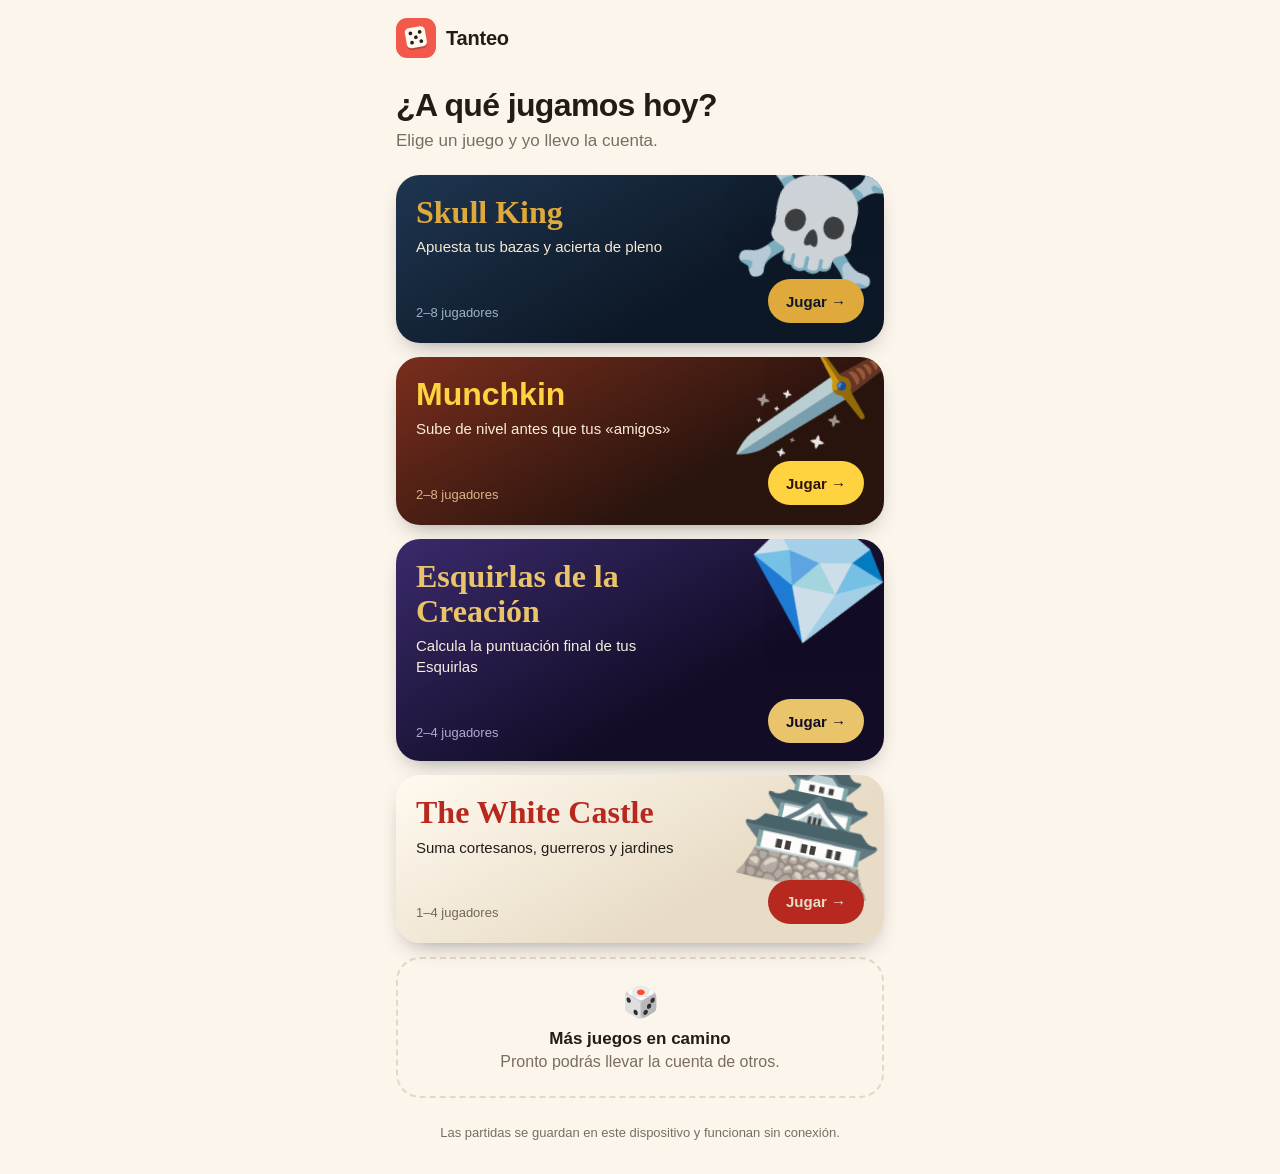
<file: index.html>
<!doctype html>
<html lang="es">
<head>
<meta charset="utf-8">
<meta name="viewport" content="width=device-width, initial-scale=1, viewport-fit=cover">
<meta name="theme-color" content="#fbf5ec" media="(prefers-color-scheme: light)">
<meta name="theme-color" content="#17141c" media="(prefers-color-scheme: dark)">
<title>Tanteo · Contador de puntos para juegos de mesa</title>
<link rel="manifest" href="manifest.webmanifest?v=2">
<link rel="icon" href="icon.svg" type="image/svg+xml">
<link rel="apple-touch-icon" href="apple-touch-icon.png">
<meta name="mobile-web-app-capable" content="yes">
<meta name="apple-mobile-web-app-capable" content="yes">
<meta name="apple-mobile-web-app-title" content="Tanteo">
<link rel="stylesheet" href="hub.css">
</head>
<body>
<main class="wrap">
  <header class="bar">
    <img src="icon.svg" alt="" width="40" height="40">
    <span class="app-name">Tanteo</span>
  </header>
  <h1>¿A qué jugamos hoy?</h1>
  <p class="lead">Elige un juego y yo llevo la cuenta.</p>
  <div id="games" class="games"></div>
  <p class="foot">Las partidas se guardan en este dispositivo y funcionan sin conexión.</p>
</main>
<script src="games.js"></script>
<script src="hub.js"></script>
</body>
</html>
</file>
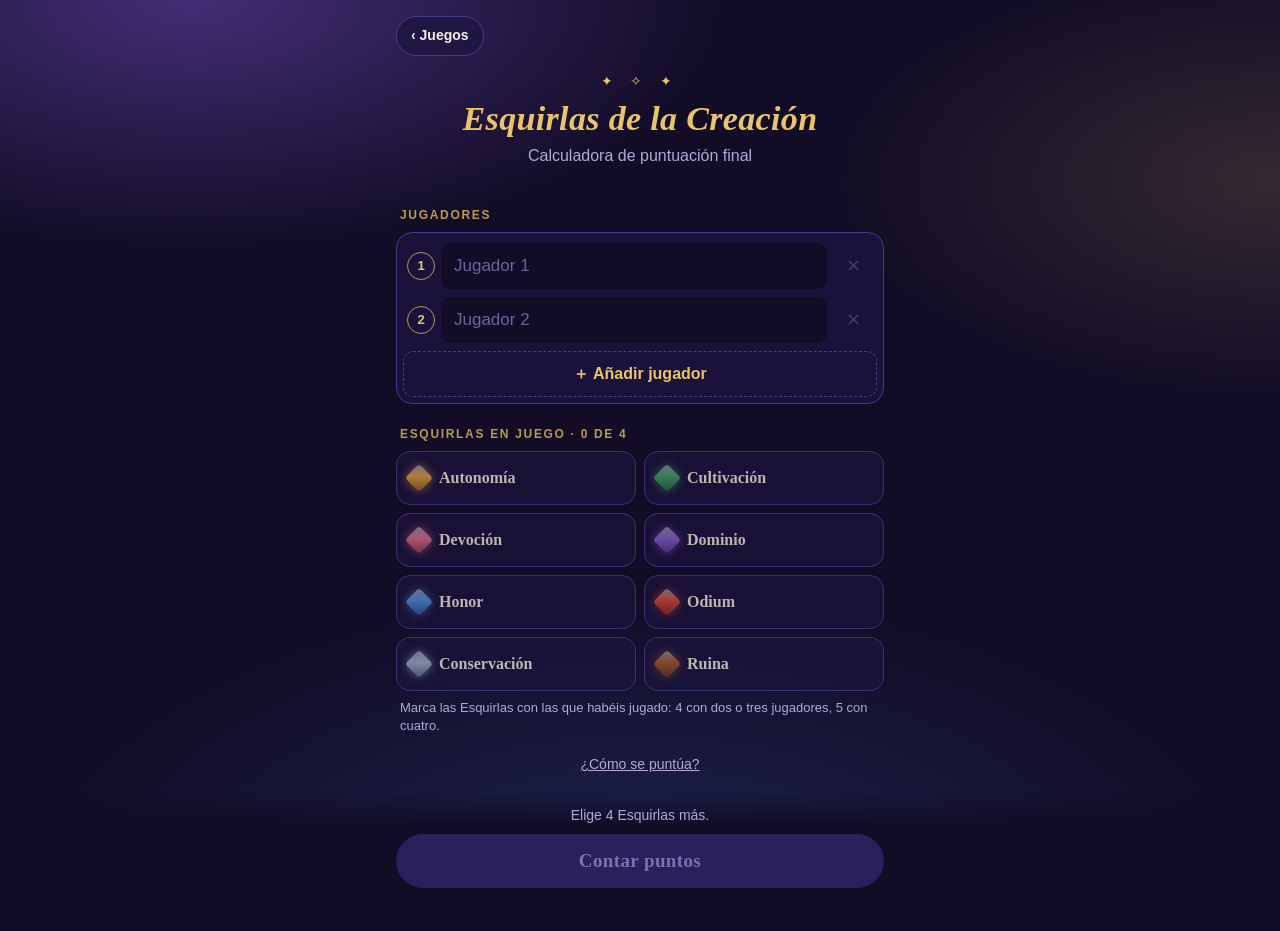
<file: games/esquirlas/index.html>
<!doctype html>
<html lang="es">
<head>
<meta charset="utf-8">
<meta name="viewport" content="width=device-width, initial-scale=1, viewport-fit=cover">
<meta name="theme-color" content="#120c26">
<title>Esquirlas de la Creación · Tanteo</title>
<link rel="manifest" href="../../manifest.webmanifest?v=2">
<link rel="icon" href="../../icon.svg" type="image/svg+xml">
<link rel="apple-touch-icon" href="../../apple-touch-icon.png">
<meta name="mobile-web-app-capable" content="yes">
<meta name="apple-mobile-web-app-capable" content="yes">
<meta name="apple-mobile-web-app-title" content="Tanteo">
<meta name="apple-mobile-web-app-status-bar-style" content="black-translucent">
<link rel="stylesheet" href="style.css">
</head>
<body>
<main id="app"></main>
<dialog id="sheet"></dialog>
<script src="app.js"></script>
</body>
</html>
</file>
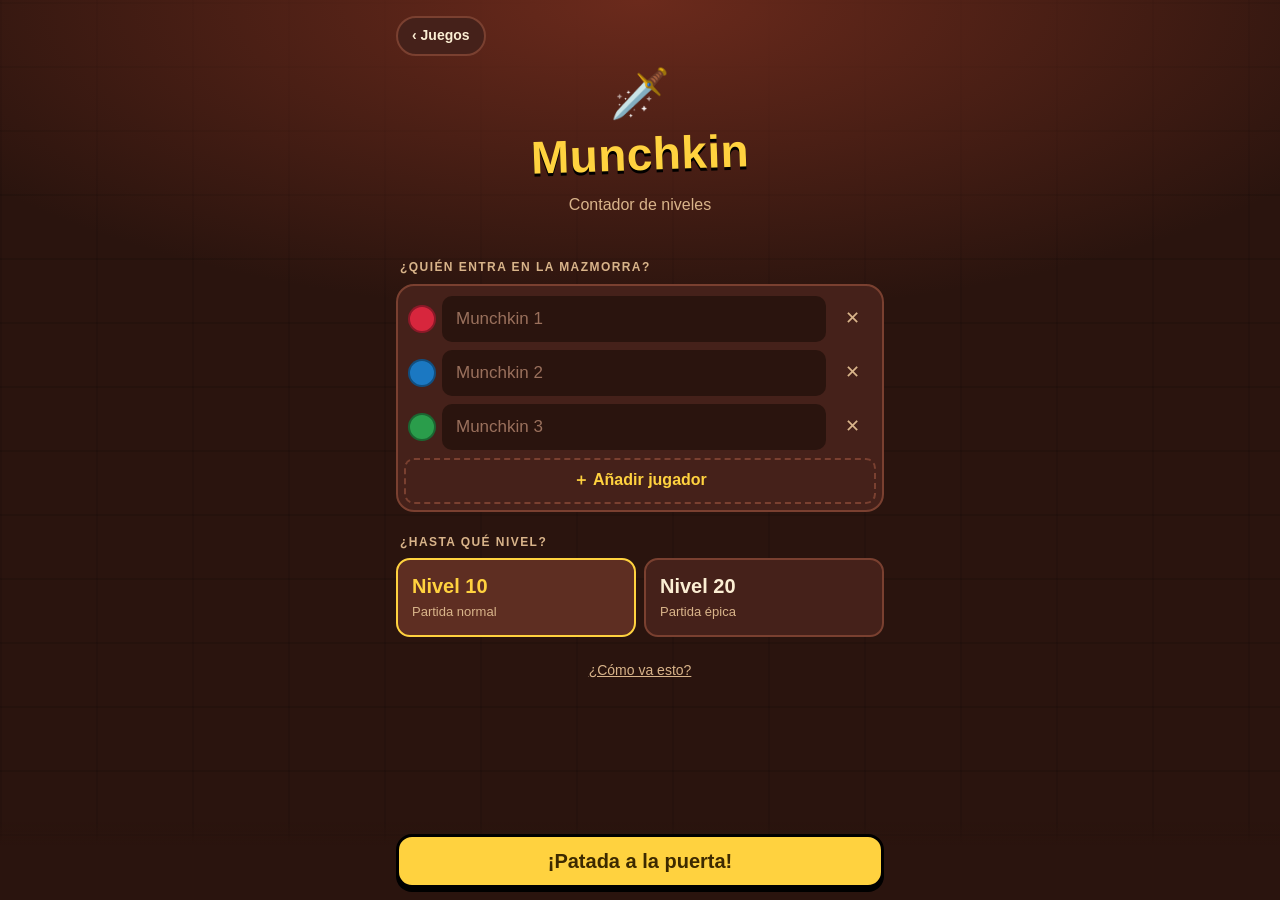
<file: games/munchkin/index.html>
<!doctype html>
<html lang="es">
<head>
<meta charset="utf-8">
<meta name="viewport" content="width=device-width, initial-scale=1, viewport-fit=cover">
<meta name="theme-color" content="#2a140e">
<title>Munchkin · Tanteo</title>
<link rel="manifest" href="../../manifest.webmanifest?v=2">
<link rel="icon" href="../../icon.svg" type="image/svg+xml">
<link rel="apple-touch-icon" href="../../apple-touch-icon.png">
<meta name="mobile-web-app-capable" content="yes">
<meta name="apple-mobile-web-app-capable" content="yes">
<meta name="apple-mobile-web-app-title" content="Tanteo">
<meta name="apple-mobile-web-app-status-bar-style" content="black-translucent">
<link rel="stylesheet" href="style.css">
</head>
<body>
<main id="app"></main>
<dialog id="sheet"></dialog>
<script src="app.js"></script>
</body>
</html>
</file>
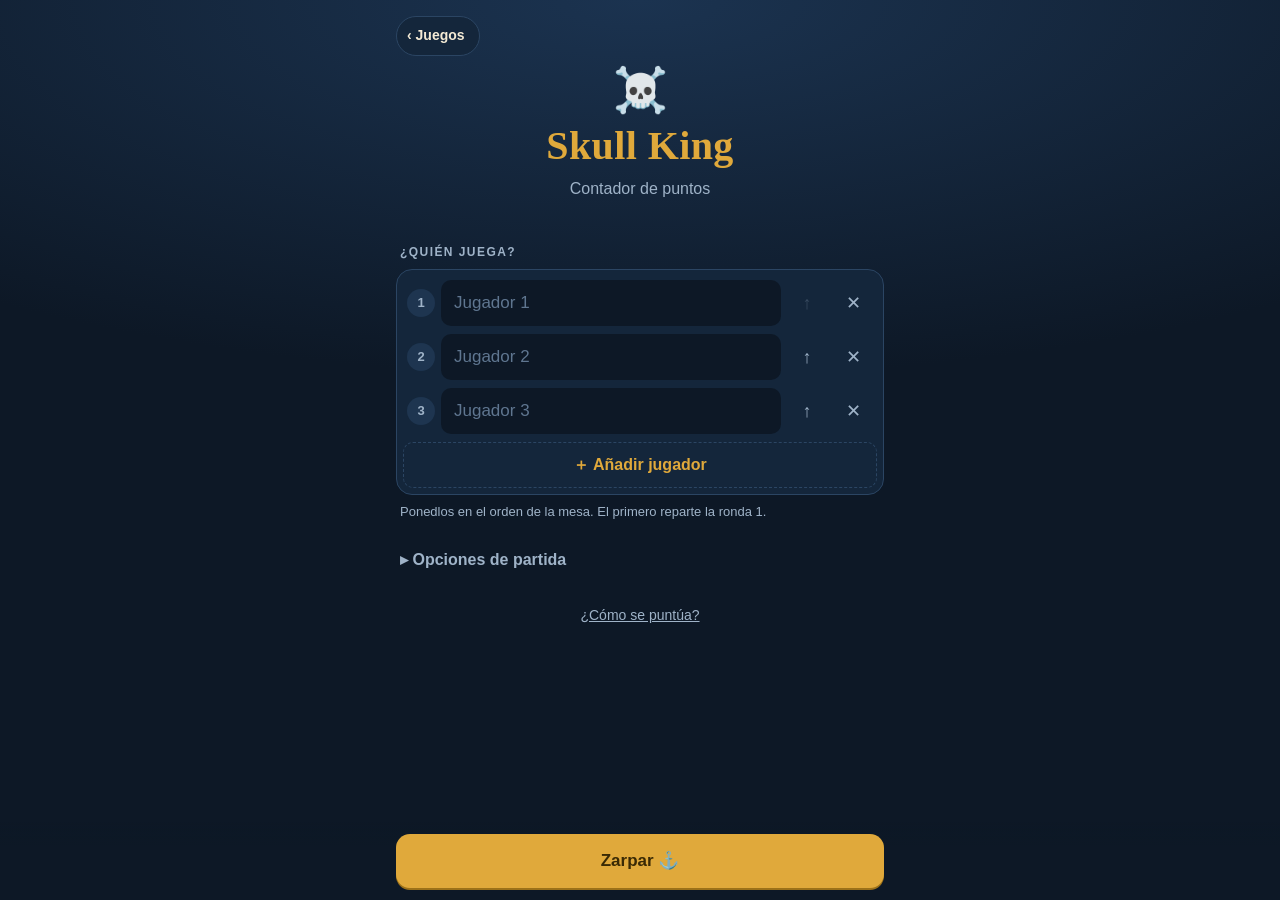
<file: games/skull-king/index.html>
<!doctype html>
<html lang="es">
<head>
<meta charset="utf-8">
<meta name="viewport" content="width=device-width, initial-scale=1, viewport-fit=cover">
<meta name="theme-color" content="#0d1826">
<title>Skull King · Tanteo</title>
<link rel="manifest" href="../../manifest.webmanifest?v=2">
<link rel="icon" href="../../icon.svg" type="image/svg+xml">
<link rel="apple-touch-icon" href="../../apple-touch-icon.png">
<meta name="mobile-web-app-capable" content="yes">
<meta name="apple-mobile-web-app-capable" content="yes">
<meta name="apple-mobile-web-app-title" content="Tanteo">
<meta name="apple-mobile-web-app-status-bar-style" content="black-translucent">
<link rel="stylesheet" href="style.css">
</head>
<body>
<main id="app"></main>
<dialog id="sheet"></dialog>
<script src="app.js"></script>
</body>
</html>
</file>
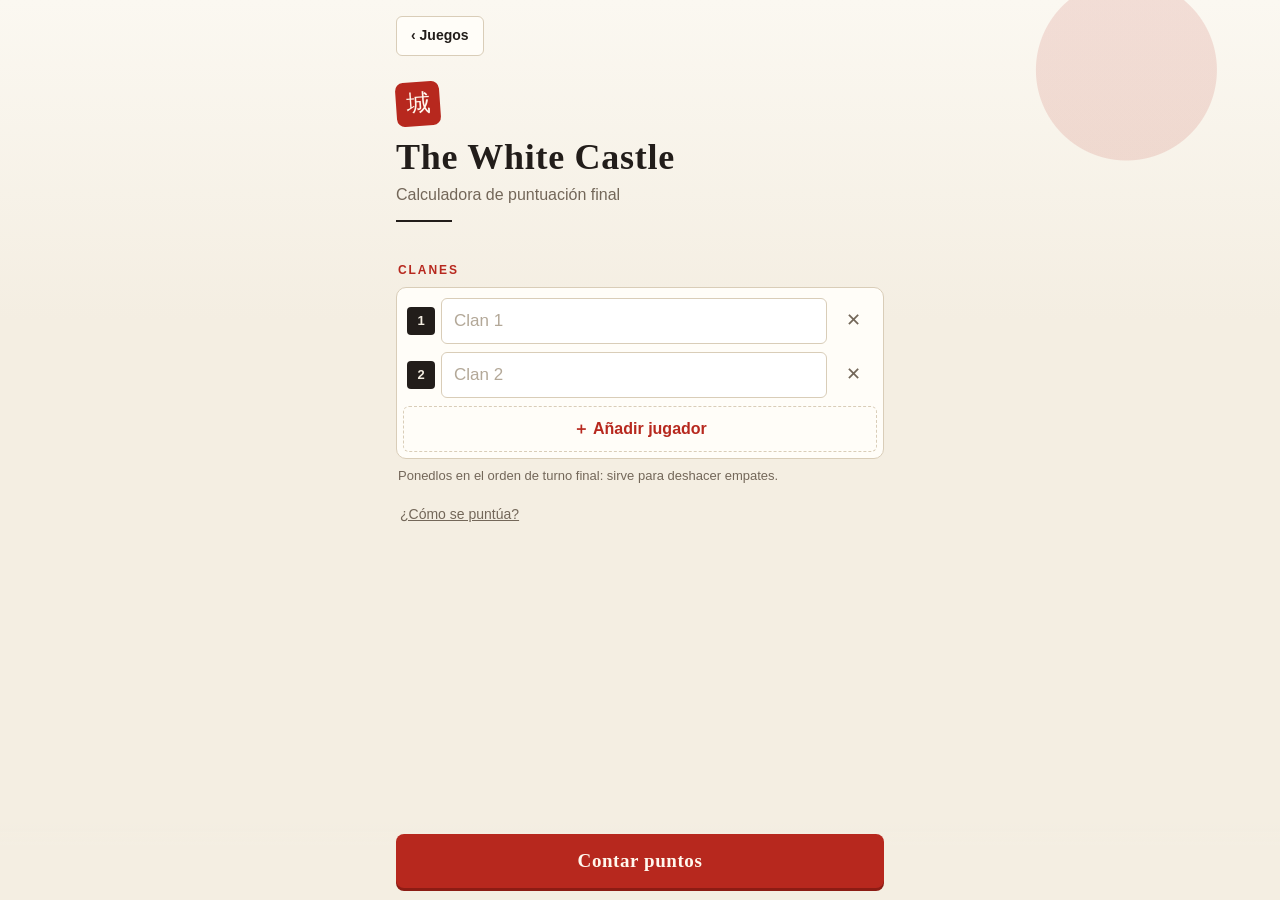
<file: games/white-castle/index.html>
<!doctype html>
<html lang="es">
<head>
<meta charset="utf-8">
<meta name="viewport" content="width=device-width, initial-scale=1, viewport-fit=cover">
<meta name="theme-color" content="#f4eee2">
<title>The White Castle · Tanteo</title>
<link rel="manifest" href="../../manifest.webmanifest?v=2">
<link rel="icon" href="../../icon.svg" type="image/svg+xml">
<link rel="apple-touch-icon" href="../../apple-touch-icon.png">
<meta name="mobile-web-app-capable" content="yes">
<meta name="apple-mobile-web-app-capable" content="yes">
<meta name="apple-mobile-web-app-title" content="Tanteo">
<link rel="stylesheet" href="style.css">
</head>
<body>
<main id="app"></main>
<dialog id="sheet"></dialog>
<script src="app.js"></script>
</body>
</html>
</file>
<file: hub.css>
/* Tanteo · portada. Estilo neutro y amable; cada juego trae el suyo. */
:root {
  --bg: #fbf5ec;
  --ink: #221c17;
  --soft: #7a6d60;
  --line: #e3d7c5;
  --accent: #f2594b;
  --rounded: ui-rounded, "SF Pro Rounded", "Nunito", -apple-system, BlinkMacSystemFont, "Segoe UI", Roboto, sans-serif;
}
@media (prefers-color-scheme: dark) {
  :root { --bg: #17141c; --ink: #f6efe6; --soft: #a79c92; --line: #37313f; }
}

* { box-sizing: border-box; }
html { -webkit-text-size-adjust: 100%; }
body {
  margin: 0; background: var(--bg); color: var(--ink);
  font-family: var(--rounded); font-size: 16px; line-height: 1.4; min-height: 100dvh;
  -webkit-tap-highlight-color: transparent;
}
.wrap {
  max-width: 520px; margin: 0 auto;
  padding: calc(18px + env(safe-area-inset-top)) 16px calc(32px + env(safe-area-inset-bottom));
}

.bar { display: flex; align-items: center; gap: 10px; }
.bar img { border-radius: 11px; display: block; }
.app-name { font-size: 20px; font-weight: 800; letter-spacing: -.01em; }

h1 { font-size: 32px; line-height: 1.1; font-weight: 800; letter-spacing: -.02em; margin: 30px 0 6px; }
.lead { margin: 0 0 22px; color: var(--soft); font-size: 17px; }

.games { display: grid; gap: 14px; }

.game {
  position: relative; display: block; overflow: hidden; text-decoration: none;
  border-radius: 24px; padding: 20px 20px 18px; min-height: 168px;
  background: linear-gradient(150deg, var(--g-bg2), var(--g-bg) 65%);
  color: var(--g-text);
  box-shadow: 0 10px 24px -12px rgba(0, 0, 0, .45);
}
.game:focus-visible { outline: 3px solid var(--accent); outline-offset: 3px; }
.game .emoji {
  position: absolute; right: -6px; top: -14px; font-size: 120px; line-height: 1; opacity: .9;
  transform: rotate(12deg); pointer-events: none;
}
.game .name { position: relative; max-width: 72%; font-size: 32px; font-weight: 700; line-height: 1.1; color: var(--g-title); margin: 0; }
.game .blurb { position: relative; margin: 6px 0 0; max-width: 62%; font-size: 15px; }
.game .row { position: relative; display: flex; align-items: flex-end; justify-content: space-between; gap: 10px; margin-top: 22px; }
.game .meta { font-size: 13px; color: var(--g-soft); }
.game .status {
  display: inline-block; margin-bottom: 6px; padding: 4px 10px; border-radius: 999px;
  font-size: 12px; font-weight: 700; background: var(--g-title); color: var(--g-bg);
}
.game .go {
  flex: none; height: 44px; padding: 0 18px; border-radius: 22px; display: inline-flex; align-items: center;
  font-weight: 800; font-size: 15px; background: var(--g-title); color: var(--g-bg);
}

.soon {
  border: 2px dashed var(--line); border-radius: 24px; padding: 22px 20px; text-align: center; color: var(--soft);
}
.soon b { display: block; color: var(--ink); font-size: 17px; margin-top: 4px; }
.soon .dice { font-size: 30px; }

.foot { margin: 26px 8px 0; text-align: center; font-size: 13px; color: var(--soft); }

@media (prefers-reduced-motion: no-preference) {
  .game { transition: transform .12s ease; }
  .game:active { transform: scale(.98); }
}
</file>
<file: games/esquirlas/style.css>
/* Esquirlas de la Creación · calculadora de puntuación. Estilo: vidriera cósmica. */
:root {
  --night: #120c26;
  --night-2: #1d1440;
  --night-3: #2b1f5c;
  --line: #4a3a8a;
  --gold: #e9c46a;
  --gold-soft: #b99a4f;
  --gold-ink: #2a1e00;
  --ivory: #f5efe0;
  --mist: #b3a8d6;
  --serif: "Didot", "Bodoni 72", "Playfair Display", "Iowan Old Style", Palatino, Georgia, serif;
  --sans: -apple-system, BlinkMacSystemFont, "Segoe UI", Roboto, "Helvetica Neue", Arial, sans-serif;
}

* { box-sizing: border-box; }
html { -webkit-text-size-adjust: 100%; }
body {
  margin: 0; min-height: 100dvh; color: var(--ivory);
  background: var(--night);
  background-image:
    radial-gradient(60% 40% at 15% 0%, rgba(126, 87, 214, .45), transparent 70%),
    radial-gradient(50% 35% at 100% 20%, rgba(233, 196, 106, .16), transparent 70%),
    radial-gradient(70% 50% at 50% 100%, rgba(63, 120, 224, .22), transparent 70%);
  background-attachment: fixed;
  font-family: var(--sans); font-size: 16px; line-height: 1.4;
  -webkit-tap-highlight-color: transparent;
}
button { font: inherit; color: inherit; cursor: pointer; border: 0; background: none; padding: 0; touch-action: manipulation; }
button:disabled { cursor: default; }
:focus-visible { outline: 2px solid var(--gold); outline-offset: 2px; }

#app {
  max-width: 520px; margin: 0 auto;
  padding: calc(16px + env(safe-area-inset-top)) 16px calc(130px + env(safe-area-inset-bottom));
}
h1, h2, h3 { font-family: var(--serif); font-weight: 700; margin: 0; letter-spacing: .01em; }
.muted { color: var(--mist); }
.small { font-size: 13px; }

.home, .chip-btn {
  display: inline-flex; align-items: center; height: 40px; padding: 0 14px; border-radius: 20px;
  background: rgba(29, 20, 64, .8); border: 1px solid var(--line); color: var(--ivory);
  font-weight: 600; font-size: 14px; text-decoration: none; white-space: nowrap;
}
.home:hover, .chip-btn:hover { background: var(--night-3); }

/* ---------- Preparación ---------- */
.brand { text-align: center; padding: 16px 0 18px; }
.brand .orn { color: var(--gold); letter-spacing: .5em; font-size: 14px; }
.brand h1 { font-size: 34px; line-height: 1.1; color: var(--gold); margin-top: 8px; font-style: italic; }
.brand p { margin: 8px 0 0; color: var(--mist); }

.label { font-size: 12px; font-weight: 700; letter-spacing: .14em; text-transform: uppercase; color: var(--gold-soft); margin: 22px 4px 8px; }
.panel { background: rgba(29, 20, 64, .8); border: 1px solid var(--line); border-radius: 16px; padding: 6px; }
.prow { display: flex; align-items: center; gap: 6px; padding: 4px; }
.prow .num { width: 28px; height: 28px; flex: none; border-radius: 50%; display: grid; place-items: center; font-size: 13px; font-weight: 700; border: 1px solid var(--gold-soft); color: var(--gold); }
.prow input {
  flex: 1; min-width: 0; height: 46px; border-radius: 10px; border: 1px solid transparent;
  background: var(--night); color: var(--ivory); font: inherit; font-size: 17px; padding: 0 12px;
}
.prow input::placeholder { color: #6f63a0; }
.prow input:focus { outline: none; border-color: var(--gold); }
.icon-btn { width: 40px; height: 46px; flex: none; border-radius: 10px; color: var(--mist); font-size: 18px; display: grid; place-items: center; }
.icon-btn:hover:not(:disabled) { background: var(--night-3); color: var(--ivory); }
.icon-btn:disabled { opacity: .25; }
.add-btn { width: 100%; height: 46px; border-radius: 10px; color: var(--gold); font-weight: 600; border: 1px dashed var(--line); margin-top: 4px; }
.add-btn:hover { background: var(--night-3); }

.shards { display: grid; grid-template-columns: 1fr 1fr; gap: 8px; }
.shard-pick {
  display: flex; align-items: center; gap: 10px; text-align: left; padding: 12px; border-radius: 14px;
  background: rgba(29, 20, 64, .8); border: 1px solid var(--line); min-height: 54px;
}
.shard-pick .nm { font-family: var(--serif); font-weight: 700; font-size: 16px; }
.shard-pick[aria-checked="true"] { border-color: var(--c); background: color-mix(in srgb, var(--c) 22%, var(--night-2)); box-shadow: inset 0 0 0 1px var(--c); }
.shard-pick[aria-checked="false"] { opacity: .75; }
.shard-pick:disabled { opacity: .35; }
.gem {
  width: 20px; height: 20px; flex: none; transform: rotate(45deg); border-radius: 4px;
  background: linear-gradient(135deg, #fff8 0%, var(--c) 45%, color-mix(in srgb, var(--c) 60%, #000) 100%);
  box-shadow: 0 0 10px color-mix(in srgb, var(--c) 70%, transparent);
}
.link { color: var(--mist); text-decoration: underline; font-size: 14px; padding: 10px 4px; }

/* ---------- Barra inferior ---------- */
.dock {
  position: fixed; left: 0; right: 0; bottom: 0; z-index: 5;
  padding: 12px 16px calc(12px + env(safe-area-inset-bottom));
  background: linear-gradient(to top, var(--night) 70%, transparent);
}
.dock-in { max-width: 488px; margin: 0 auto; display: flex; gap: 10px; }
.dock .note { max-width: 488px; margin: 0 auto 8px; text-align: center; font-size: 14px; color: var(--mist); }
.btn {
  flex: 1; min-height: 54px; border-radius: 27px; padding: 0 20px;
  font-family: var(--serif); font-weight: 700; font-size: 19px; letter-spacing: .02em;
  background: linear-gradient(180deg, #f3d98f, var(--gold)); color: var(--gold-ink);
  display: flex; align-items: center; justify-content: center; text-decoration: none;
  box-shadow: 0 0 0 1px #fff3 inset, 0 6px 18px -8px var(--gold);
}
.btn:active:not(:disabled) { transform: translateY(1px); }
.btn:disabled { background: var(--night-3); color: #7d70b3; box-shadow: none; }
.btn.ghost { background: rgba(29, 20, 64, .9); color: var(--ivory); border: 1px solid var(--line); box-shadow: none; flex: none; }
.btn.danger { background: #b23a48; color: #fff; box-shadow: none; }

/* ---------- Puntuación ---------- */
.top { display: flex; align-items: center; gap: 8px; margin-bottom: 14px; }
.top .where { flex: 1; min-width: 0; }
.top .k { font-size: 12px; font-weight: 700; letter-spacing: .14em; text-transform: uppercase; color: var(--gold-soft); }
.top h2 { font-size: 24px; line-height: 1.15; font-style: italic; }

.tabs { display: flex; gap: 8px; margin-bottom: 14px; }
.tab {
  flex: 1; min-width: 0; padding: 8px 6px; border-radius: 14px; text-align: center;
  background: rgba(29, 20, 64, .8); border: 1px solid var(--line);
}
.tab .n { display: block; font-size: 13px; font-weight: 600; overflow: hidden; text-overflow: ellipsis; white-space: nowrap; color: var(--mist); }
.tab .t { display: block; font-family: var(--serif); font-weight: 700; font-size: 22px; font-variant-numeric: tabular-nums; }
.tab[aria-selected="true"] { border-color: var(--gold); background: var(--night-3); box-shadow: inset 0 0 0 1px var(--gold); }
.tab[aria-selected="true"] .n { color: var(--gold); }

.sheet-card {
  background: var(--ivory); color: #241a3d; border-radius: 18px; padding: 6px 14px 12px;
  box-shadow: 0 0 0 1px var(--gold-soft), 0 0 0 5px rgba(233, 196, 106, .12);
}
.row { display: flex; align-items: center; gap: 10px; padding: 10px 0; border-bottom: 1px solid #e2d8c2; }
.row .who { flex: 1; min-width: 0; }
.row .nm { font-family: var(--serif); font-weight: 700; font-size: 18px; }
.row .why { font-size: 13px; color: #6d6085; }
.row .pts { flex: none; width: 46px; text-align: right; font-family: var(--serif); font-weight: 700; font-size: 20px; font-variant-numeric: tabular-nums; }
.row .pts.zero { color: #b5aac6; }
.row .pts.neg { color: #b23a48; }
.row.reso { background: linear-gradient(90deg, rgba(233, 196, 106, .28), transparent); margin: 0 -14px; padding-left: 14px; padding-right: 14px; }
.row.total { border-bottom: 0; padding-bottom: 2px; }
.row.total .nm { font-size: 20px; }
.row.total .pts { width: auto; font-size: 34px; color: #241a3d; }

.stepper { display: flex; align-items: center; gap: 2px; flex: none; }
.stepper button { width: 42px; height: 42px; border-radius: 50%; background: #e8dfca; color: #241a3d; font-size: 22px; font-weight: 600; line-height: 1; display: grid; place-items: center; }
.stepper button:active:not(:disabled) { background: #d8cbac; }
.stepper button:disabled { opacity: .3; }
.stepper output { width: 34px; text-align: center; font-family: var(--serif); font-size: 24px; font-weight: 700; font-variant-numeric: tabular-nums; }

/* ---------- Resultado ---------- */
.winner { text-align: center; padding: 6px 0 18px; }
.winner .orn { color: var(--gold); font-size: 40px; line-height: 1; }
.winner h2 { font-size: 30px; color: var(--gold); margin-top: 8px; font-style: italic; }
.rank { display: flex; align-items: center; gap: 12px; background: var(--ivory); color: #241a3d; border-radius: 16px; padding: 12px 14px; margin-bottom: 10px; }
.rank.first { box-shadow: 0 0 0 2px var(--gold), 0 0 22px -4px var(--gold); }
.rank .place { width: 30px; height: 30px; flex: none; border-radius: 50%; display: grid; place-items: center; font-weight: 700; font-size: 14px; background: #e8dfca; }
.rank.first .place { background: var(--gold); }
.rank .who { flex: 1; min-width: 0; }
.rank .nm { font-family: var(--serif); font-weight: 700; font-size: 20px; overflow: hidden; text-overflow: ellipsis; white-space: nowrap; }
.rank .sub { font-size: 13px; color: #6d6085; }
.rank .tot { font-family: var(--serif); font-weight: 700; font-size: 28px; font-variant-numeric: tabular-nums; }
.tie { background: rgba(233, 196, 106, .12); border: 1px solid var(--gold-soft); border-radius: 12px; padding: 10px 12px; font-size: 14px; color: #f3e3b5; margin-bottom: 12px; }

/* ---------- Hoja ---------- */
dialog { border: 0; padding: 0; background: var(--ivory); color: #241a3d; border-radius: 18px; width: min(520px, calc(100vw - 24px)); max-height: 86dvh; }
dialog::backdrop { background: rgba(8, 4, 20, .75); }
.sheet { padding: 18px; }
.sheet h2 { font-size: 26px; margin-bottom: 4px; font-style: italic; }
.sheet h3 { font-size: 18px; margin: 16px 0 4px; }
.sheet p { margin: 6px 0; }
.sheet table { border-collapse: collapse; width: 100%; margin-top: 6px; font-variant-numeric: tabular-nums; }
.sheet th, .sheet td { padding: 6px 4px; text-align: center; border-top: 1px solid #e2d8c2; font-size: 15px; }
.sheet th { font-size: 12px; color: #6d6085; text-align: left; font-weight: 700; }
.sheet .actions { display: flex; flex-direction: column; gap: 10px; margin-top: 18px; }
.sheet .btn.ghost { background: #e8dfca; color: #241a3d; border: 0; flex: 1; }
.sheet .link { color: #6d6085; align-self: center; }

.nx { color: #8a6a1c; font-weight: 600; }
.dock .note.warn { color: #ffd98a; }
</file>
<file: games/munchkin/style.css>
/* Munchkin · contador de niveles. Estilo: mazmorra de tebeo. */
:root {
  --dungeon: #2a140e;
  --dungeon-2: #45211a;
  --dungeon-3: #5e2e22;
  --edge: #7a4030;
  --parch: #fbeed3;
  --parch-2: #f0dcb4;
  --ink: #2b1a12;
  --ink-soft: #7a5c48;
  --gold: #ffd23f;
  --gold-ink: #3d2a00;
  --blood: #c8321f;
  --fog: #d9b48a;
  --comic: "Marker Felt", "Chalkboard SE", "Comic Sans MS", ui-rounded, "Nunito", -apple-system, "Segoe UI", Roboto, sans-serif;
  --sans: ui-rounded, -apple-system, BlinkMacSystemFont, "Segoe UI", Roboto, "Helvetica Neue", Arial, sans-serif;
}

* { box-sizing: border-box; }
html { -webkit-text-size-adjust: 100%; }
body {
  margin: 0; min-height: 100dvh; color: var(--parch);
  background: var(--dungeon);
  background-image:
    radial-gradient(90% 50% at 50% 0%, #6b2a1c 0%, transparent 70%),
    repeating-linear-gradient(0deg, rgba(0,0,0,.12) 0 2px, transparent 2px 64px),
    repeating-linear-gradient(90deg, rgba(0,0,0,.10) 0 2px, transparent 2px 96px);
  background-attachment: fixed;
  font-family: var(--sans); font-size: 16px; line-height: 1.4;
  -webkit-tap-highlight-color: transparent;
}
button { font: inherit; color: inherit; cursor: pointer; border: 0; background: none; padding: 0; touch-action: manipulation; }
button:disabled { cursor: default; }
:focus-visible { outline: 3px solid var(--gold); outline-offset: 2px; }

#app {
  max-width: 520px; margin: 0 auto;
  padding: calc(16px + env(safe-area-inset-top)) 16px calc(110px + env(safe-area-inset-bottom));
}
h1, h2, h3 { font-family: var(--comic); font-weight: 800; margin: 0; letter-spacing: .01em; }

.home, .chip-btn {
  display: inline-flex; align-items: center; height: 40px; padding: 0 14px; border-radius: 20px;
  background: var(--dungeon-2); border: 2px solid var(--edge); color: var(--parch);
  font-weight: 700; font-size: 14px; text-decoration: none; white-space: nowrap;
}
.home:hover, .chip-btn:hover { background: var(--dungeon-3); }

/* ---------- Preparación ---------- */
.brand { text-align: center; padding: 14px 0 20px; }
.brand .mark { font-size: 48px; line-height: 1; }
.brand h1 { font-size: 46px; color: var(--gold); text-shadow: 0 3px 0 #000; transform: rotate(-2deg); margin-top: 4px; }
.brand p { margin: 8px 0 0; color: var(--fog); }

.label { font-size: 12px; font-weight: 800; letter-spacing: .12em; text-transform: uppercase; color: var(--fog); margin: 22px 4px 8px; }
.panel { background: var(--dungeon-2); border: 2px solid var(--edge); border-radius: 18px; padding: 6px; }
.prow { display: flex; align-items: center; gap: 6px; padding: 4px; }
.prow .dot { width: 28px; height: 28px; flex: none; border-radius: 50%; border: 2px solid rgba(0,0,0,.35); }
.prow input {
  flex: 1; min-width: 0; height: 46px; border-radius: 10px; border: 2px solid transparent;
  background: var(--dungeon); color: var(--parch); font: inherit; font-size: 17px; padding: 0 12px;
}
.prow input::placeholder { color: #9a705c; }
.prow input:focus { outline: none; border-color: var(--gold); }
.icon-btn { width: 40px; height: 46px; flex: none; border-radius: 10px; color: var(--fog); font-size: 18px; display: grid; place-items: center; }
.icon-btn:hover:not(:disabled) { background: var(--dungeon-3); color: var(--parch); }
.icon-btn:disabled { opacity: .25; }
.add-btn { width: 100%; height: 46px; border-radius: 10px; color: var(--gold); font-weight: 700; border: 2px dashed var(--edge); margin-top: 4px; }
.add-btn:hover { background: var(--dungeon-3); }

.seg2 { display: flex; gap: 8px; }
.seg2 button {
  flex: 1; text-align: left; padding: 12px 14px; border-radius: 14px;
  background: var(--dungeon-2); border: 2px solid var(--edge);
}
.seg2 button b { display: block; font-family: var(--comic); font-size: 20px; }
.seg2 button span { font-size: 13px; color: var(--fog); }
.seg2 button[aria-checked="true"] { border-color: var(--gold); background: var(--dungeon-3); }
.seg2 button[aria-checked="true"] b { color: var(--gold); }

.link { color: var(--fog); text-decoration: underline; font-size: 14px; padding: 10px 4px; }

/* ---------- Barra inferior ---------- */
.dock {
  position: fixed; left: 0; right: 0; bottom: 0; z-index: 5;
  padding: 12px 16px calc(12px + env(safe-area-inset-bottom));
  background: linear-gradient(to top, var(--dungeon) 70%, transparent);
}
.dock-in { max-width: 488px; margin: 0 auto; display: flex; gap: 10px; }
.btn {
  flex: 1; min-height: 54px; border-radius: 16px; padding: 0 18px;
  font-family: var(--comic); font-weight: 800; font-size: 20px;
  background: var(--gold); color: var(--gold-ink); border: 3px solid #000; box-shadow: 0 4px 0 #000;
  display: flex; align-items: center; justify-content: center; text-decoration: none;
}
.btn:active:not(:disabled) { transform: translateY(3px); box-shadow: 0 1px 0 #000; }
.btn.alt { background: var(--parch); color: var(--ink); }
.btn.danger { background: var(--blood); color: #fff; }

/* ---------- Partida ---------- */
.top { display: flex; align-items: center; gap: 8px; margin-bottom: 14px; }
.top h2 { flex: 1; min-width: 0; font-size: 28px; color: var(--gold); text-shadow: 0 2px 0 #000; }

.hero {
  position: relative; background: var(--parch); color: var(--ink);
  border: 3px solid #000; border-radius: 18px; box-shadow: 0 5px 0 #000;
  padding: 10px 12px 12px 18px; margin-bottom: 14px; overflow: hidden;
}
.hero::before { content: ""; position: absolute; left: 0; top: 0; bottom: 0; width: 8px; background: var(--c); border-right: 2px solid #000; }
.hero.lead { background: #fff6d8; }
.hero .head { display: flex; align-items: center; gap: 8px; }
.hero .name { flex: 1; min-width: 0; font-family: var(--comic); font-weight: 800; font-size: 22px; overflow: hidden; text-overflow: ellipsis; white-space: nowrap; }
.hero .power {
  flex: none; font-weight: 800; font-size: 13px; padding: 4px 10px; border-radius: 999px;
  background: var(--ink); color: var(--parch); white-space: nowrap;
}
.hero .power b { font-family: var(--comic); font-size: 17px; color: var(--gold); margin-left: 3px; }

.stats { display: flex; align-items: flex-end; gap: 10px; margin-top: 6px; }
.stat .cap { font-size: 11px; font-weight: 800; letter-spacing: .1em; text-transform: uppercase; color: var(--ink-soft); margin-bottom: 3px; }
.stat.gear { margin-left: auto; text-align: right; }
.stepper { display: flex; align-items: center; gap: 2px; }
.stepper button {
  width: 48px; height: 48px; border-radius: 14px; background: var(--parch-2); border: 2px solid #000;
  font-size: 26px; font-weight: 800; line-height: 1; display: grid; place-items: center; color: var(--ink);
}
.stepper button.plus { background: var(--c); color: #fff; text-shadow: 0 1px 0 rgba(0,0,0,.4); }
.stepper button:active:not(:disabled) { transform: translateY(2px); }
.stepper button:disabled { opacity: .3; }
.stepper output { min-width: 56px; text-align: center; font-family: var(--comic); font-weight: 800; font-size: 46px; line-height: 1; font-variant-numeric: tabular-nums; }
.stepper.sm button { width: 38px; height: 38px; font-size: 20px; border-radius: 11px; }
.stepper.sm button.plus { background: var(--parch-2); color: var(--ink); text-shadow: none; }
.stepper.sm output { min-width: 44px; font-size: 26px; }

.pips { display: flex; gap: 3px; margin-top: 10px; }
.pips i { flex: 1; height: 8px; border-radius: 3px; background: var(--parch-2); border: 1.5px solid rgba(0,0,0,.25); }
.pips i.on { background: var(--c); border-color: #000; }
.pips i.goal { background: repeating-linear-gradient(45deg, var(--gold) 0 4px, #f0b400 4px 8px); border-color: #000; }
.pips i.goal.on { background: var(--c); }

.die-out { text-align: center; }
.die-out .face { font-family: var(--comic); font-size: 96px; font-weight: 800; line-height: 1; color: var(--blood); }
.die-out p { font-size: 17px; margin: 6px 0 0; }

/* ---------- Hoja ---------- */
dialog {
  border: 3px solid #000; padding: 0; background: var(--parch); color: var(--ink); border-radius: 20px;
  width: min(520px, calc(100vw - 24px)); max-height: 86dvh; box-shadow: 0 6px 0 #000;
}
dialog::backdrop { background: rgba(20, 8, 4, .75); }
.sheet { padding: 18px 18px 18px; }
.sheet h2 { font-size: 28px; margin-bottom: 6px; }
.sheet h3 { font-size: 19px; margin: 16px 0 4px; }
.sheet p { margin: 6px 0; }
.sheet ul { margin: 6px 0; padding-left: 20px; }
.sheet li { margin: 5px 0; }
.sheet .win { text-align: center; }
.sheet .win .mark { font-size: 64px; line-height: 1; }
.sheet .win h2 { font-size: 34px; color: var(--blood); }
.sheet .actions { display: flex; flex-direction: column; gap: 12px; margin-top: 18px; }

@media (prefers-reduced-motion: no-preference) {
  .bump { animation: bump .22s ease-out; }
  @keyframes bump { 0% { transform: scale(1.35) rotate(-6deg); } 100% { transform: none; } }
  .roll { animation: roll .45s ease-out; }
  @keyframes roll { 0% { transform: rotate(-200deg) scale(.3); opacity: 0; } 100% { transform: none; opacity: 1; } }
}
.sheet .link { color: var(--ink-soft); align-self: center; }
</file>
<file: games/skull-king/style.css>
:root {
  --sea: #0d1826;
  --sea-2: #14263b;
  --sea-3: #1e3550;
  --line: #2b4563;
  --paper: #f4ead5;
  --paper-2: #e9dcc0;
  --ink: #2a2118;
  --ink-soft: #6b5d4a;
  --gold: #e0a93b;
  --gold-ink: #3a2a05;
  --fog: #9fb3c8;
  --good: #1f7a5c;
  --good-bg: #d6ecdf;
  --bad: #b23a2a;
  --bad-bg: #f3d9d2;
  --serif: "Iowan Old Style", "Palatino Linotype", Palatino, Georgia, serif;
  --sans: -apple-system, BlinkMacSystemFont, "Segoe UI", Roboto, "Helvetica Neue", Arial, sans-serif;
}

* { box-sizing: border-box; }
html { -webkit-text-size-adjust: 100%; }
body {
  margin: 0;
  background: var(--sea);
  background-image: radial-gradient(120% 60% at 50% 0%, #1b3350 0%, var(--sea) 70%);
  background-attachment: fixed;
  color: var(--paper);
  font-family: var(--sans);
  font-size: 16px;
  line-height: 1.4;
  min-height: 100dvh;
  -webkit-tap-highlight-color: transparent;
}
button { font: inherit; color: inherit; cursor: pointer; border: 0; background: none; padding: 0; touch-action: manipulation; }
button:disabled { cursor: default; }
:focus-visible { outline: 3px solid var(--gold); outline-offset: 2px; }

#app {
  max-width: 520px;
  margin: 0 auto;
  padding: calc(16px + env(safe-area-inset-top)) 16px calc(120px + env(safe-area-inset-bottom));
}

h1, h2, h3 { font-family: var(--serif); font-weight: 700; margin: 0; letter-spacing: .01em; }
.muted { color: var(--fog); }
.small { font-size: 13px; }

/* ---------- Portada ---------- */
.home {
  display: inline-flex; align-items: center; height: 40px; padding: 0 14px 0 10px; border-radius: 20px;
  background: var(--sea-2); border: 1px solid var(--line); color: var(--paper);
  font-weight: 600; font-size: 14px; text-decoration: none;
}
.home:hover { background: var(--sea-3); }
.brand { text-align: center; padding: 12px 0 22px; }
.brand .mark { font-size: 44px; line-height: 1; }
.brand h1 { font-size: 40px; color: var(--gold); margin-top: 6px; }
.brand p { margin: 4px 0 0; color: var(--fog); }

.label {
  font-size: 12px; font-weight: 700; letter-spacing: .12em; text-transform: uppercase;
  color: var(--fog); margin: 22px 4px 8px;
}

.panel {
  background: var(--sea-2);
  border: 1px solid var(--line);
  border-radius: 16px;
  padding: 6px;
}
.prow { display: flex; align-items: center; gap: 6px; padding: 4px; }
.prow .num {
  width: 28px; height: 28px; flex: none; border-radius: 50%;
  display: grid; place-items: center; font-size: 13px; font-weight: 700;
  background: var(--sea-3); color: var(--fog);
}
.prow input {
  flex: 1; min-width: 0; height: 46px; border-radius: 10px;
  border: 1px solid transparent; background: var(--sea); color: var(--paper);
  font: inherit; font-size: 17px; padding: 0 12px;
}
.prow input::placeholder { color: #5f7690; }
.prow input:focus { outline: none; border-color: var(--gold); }
.icon-btn {
  width: 40px; height: 46px; flex: none; border-radius: 10px;
  color: var(--fog); font-size: 18px; display: grid; place-items: center;
}
.icon-btn:hover:not(:disabled) { background: var(--sea-3); color: var(--paper); }
.icon-btn:disabled { opacity: .25; }
.add-btn {
  width: 100%; height: 46px; border-radius: 10px; color: var(--gold); font-weight: 600;
  border: 1px dashed var(--line); margin-top: 4px;
}
.add-btn:hover { background: var(--sea-3); }

.choice { display: grid; gap: 8px; }
.opt {
  display: flex; align-items: center; gap: 12px; width: 100%; text-align: left;
  background: var(--sea-2); border: 1px solid var(--line); border-radius: 14px; padding: 12px 14px;
}
.opt b { display: block; font-weight: 600; }
.opt span.d { display: block; font-size: 13px; color: var(--fog); }
.opt .tick {
  width: 22px; height: 22px; flex: none; border-radius: 50%; border: 2px solid var(--line);
  display: grid; place-items: center; font-size: 13px; color: transparent;
}
.opt.sq .tick { border-radius: 6px; }
.opt[aria-checked="true"] { border-color: var(--gold); background: #1c2f47; }
.opt[aria-checked="true"] .tick { background: var(--gold); border-color: var(--gold); color: var(--gold-ink); }

details.more { margin-top: 18px; }
details.more > summary {
  list-style: none; cursor: pointer; color: var(--fog); font-weight: 600; padding: 10px 4px;
}
details.more > summary::-webkit-details-marker { display: none; }
details.more > summary::before { content: "▸ "; }
details.more[open] > summary::before { content: "▾ "; }

/* ---------- Barra inferior ---------- */
.dock {
  position: fixed; left: 0; right: 0; bottom: 0; z-index: 5;
  padding: 12px 16px calc(12px + env(safe-area-inset-bottom));
  background: linear-gradient(to top, var(--sea) 70%, transparent);
}
.dock-in { max-width: 488px; margin: 0 auto; display: flex; gap: 10px; align-items: stretch; }
.dock .note { max-width: 488px; margin: 0 auto 8px; text-align: center; font-size: 14px; color: var(--fog); }
.dock .note.warn { color: #ffcf7a; }
.dock .note.err { color: #ff9c8a; }
.btn {
  flex: 1; min-height: 54px; border-radius: 14px; font-weight: 700; font-size: 17px;
  background: var(--gold); color: var(--gold-ink); padding: 0 18px;
  box-shadow: 0 2px 0 #9c7119;
}
.btn:active:not(:disabled) { transform: translateY(1px); box-shadow: 0 1px 0 #9c7119; }
.btn:disabled { background: var(--sea-3); color: #6f86a0; box-shadow: none; }
.btn.ghost { flex: none; background: var(--sea-2); color: var(--paper); border: 1px solid var(--line); box-shadow: none; }

/* ---------- Cabecera de partida ---------- */
.top { display: flex; align-items: center; gap: 8px; margin-bottom: 4px; }
.top .where { flex: 1; min-width: 0; }
.top .where .k { font-size: 12px; font-weight: 700; letter-spacing: .12em; text-transform: uppercase; color: var(--gold); }
.top .where h2 { font-size: 26px; line-height: 1.15; }
.chip-btn {
  height: 40px; padding: 0 12px; border-radius: 20px; background: var(--sea-2);
  border: 1px solid var(--line); font-weight: 600; font-size: 14px; white-space: nowrap;
}
.chip-btn:hover { background: var(--sea-3); }
.dots { display: flex; gap: 4px; margin: 12px 0 14px; }
.dots i { flex: 1; height: 4px; border-radius: 2px; background: var(--sea-3); }
.dots i.done { background: var(--gold); }
.dots i.now { background: var(--paper); }

.steps { display: flex; gap: 6px; margin-bottom: 12px; font-size: 13px; font-weight: 700; }
.steps span { flex: 1; text-align: center; padding: 7px 4px; border-radius: 10px; background: var(--sea-2); color: #6f86a0; }
.steps span.on { background: var(--paper); color: var(--ink); }

.hint {
  background: rgba(224, 169, 59, .1); border: 1px solid rgba(224, 169, 59, .35);
  border-radius: 12px; padding: 10px 12px; font-size: 14px; color: #f1dcae; margin-bottom: 12px;
}

/* ---------- Tarjetas de jugador ---------- */
.card {
  background: var(--paper); color: var(--ink); border-radius: 16px; padding: 12px 14px; margin-bottom: 10px;
  box-shadow: 0 1px 0 rgba(0,0,0,.4);
}
.card .head { display: flex; align-items: center; gap: 10px; }
.card .who { flex: 1; min-width: 0; }
.card .name { font-family: var(--serif); font-weight: 700; font-size: 19px; overflow: hidden; text-overflow: ellipsis; white-space: nowrap; }
.card .sub { font-size: 13px; color: var(--ink-soft); }
.tag { display: inline-block; font-family: var(--sans); font-size: 11px; font-weight: 700; letter-spacing: .06em; text-transform: uppercase;
  background: var(--paper-2); color: var(--ink-soft); border-radius: 6px; padding: 2px 6px; vertical-align: middle; margin-left: 6px; }

.stepper { display: flex; align-items: center; gap: 4px; flex: none; }
.stepper button {
  width: 46px; height: 46px; border-radius: 12px; background: var(--paper-2); color: var(--ink);
  font-size: 24px; font-weight: 600; line-height: 1; display: grid; place-items: center;
}
.stepper button:active:not(:disabled) { background: #d9c9a6; }
.stepper button:disabled { opacity: .3; }
.stepper output { width: 40px; text-align: center; font-family: var(--serif); font-size: 28px; font-weight: 700; font-variant-numeric: tabular-nums; }
.stepper.sm button { width: 38px; height: 38px; font-size: 20px; border-radius: 10px; }
.stepper.sm output { width: 30px; font-size: 20px; }

.pts {
  flex: none; min-width: 64px; text-align: center; border-radius: 10px; padding: 6px 8px;
  font-family: var(--serif); font-weight: 700; font-size: 20px; font-variant-numeric: tabular-nums;
}
.pts.pos { background: var(--good-bg); color: var(--good); }
.pts.neg { background: var(--bad-bg); color: var(--bad); }

.line { display: flex; align-items: center; gap: 10px; margin-top: 10px; }
.line .t { flex: 1; min-width: 0; font-weight: 600; }
.line .t small { display: block; font-weight: 400; color: var(--ink-soft); font-size: 13px; }
.why { margin-top: 8px; font-size: 14px; color: var(--ink-soft); }
.why b.pos { color: var(--good); }
.why b.neg { color: var(--bad); }

.bonus-toggle {
  margin-top: 10px; width: 100%; min-height: 42px; border-radius: 10px; border: 1px dashed #c9b88f;
  color: var(--ink-soft); font-weight: 600; font-size: 14px; padding: 6px 10px;
}
.bonus-toggle.has { border-style: solid; background: var(--paper-2); color: var(--ink); }
.bonus { margin-top: 6px; border-top: 1px solid var(--paper-2); }
.bonus .line { margin-top: 8px; }
.bonus .line .t { font-weight: 500; font-size: 15px; }
.bonus .v { font-weight: 700; color: var(--good); white-space: nowrap; }
.bonus .void { margin-top: 8px; font-size: 13px; color: var(--bad); font-weight: 600; }
.seg { display: flex; background: var(--paper-2); border-radius: 10px; padding: 3px; flex: none; }
.seg button { min-width: 40px; height: 34px; border-radius: 8px; font-weight: 700; font-size: 14px; color: var(--ink-soft); }
.seg button[aria-pressed="true"] { background: var(--ink); color: var(--paper); }

.link { color: var(--fog); text-decoration: underline; font-size: 14px; padding: 10px 4px; }

/* ---------- Marcador ---------- */
.winner { text-align: center; padding: 10px 0 18px; }
.winner .mark { font-size: 48px; line-height: 1; }
.winner h2 { font-size: 30px; color: var(--gold); margin-top: 6px; }
.rank { display: flex; align-items: center; gap: 12px; }
.rank .place {
  width: 30px; height: 30px; flex: none; border-radius: 50%; display: grid; place-items: center;
  font-weight: 700; font-size: 14px; background: var(--paper-2); color: var(--ink-soft);
}
.card.first { outline: 2px solid var(--gold); }
.card.first .place { background: var(--gold); color: var(--gold-ink); }
.rank .total { font-family: var(--serif); font-size: 26px; font-weight: 700; font-variant-numeric: tabular-nums; }
.delta { font-size: 13px; font-weight: 700; }
.delta.pos { color: var(--good); }
.delta.neg { color: var(--bad); }

.table-wrap { overflow-x: auto; background: var(--sea-2); border: 1px solid var(--line); border-radius: 14px; }
table { border-collapse: collapse; width: 100%; font-variant-numeric: tabular-nums; }
th, td { padding: 8px 10px; text-align: right; white-space: nowrap; font-size: 14px; }
th { font-size: 12px; color: var(--fog); font-weight: 700; max-width: 90px; overflow: hidden; text-overflow: ellipsis; }
th:first-child, td:first-child { text-align: left; color: var(--fog); position: sticky; left: 0; background: var(--sea-2); }
tbody tr { border-top: 1px solid var(--line); cursor: pointer; }
tbody tr:hover td { background: var(--sea-3); }
td small { display: block; color: var(--fog); font-size: 11px; }
td.pos b { color: #7fd6b1; }
td.neg b { color: #ff9c8a; }
tfoot td { border-top: 2px solid var(--line); font-weight: 700; font-size: 15px; }

/* ---------- Hoja (reglas / confirmación) ---------- */
dialog {
  border: 0; padding: 0; background: var(--paper); color: var(--ink); border-radius: 18px;
  width: min(520px, calc(100vw - 24px)); max-height: 86dvh;
}
dialog::backdrop { background: rgba(5, 10, 18, .7); }
.sheet { padding: 18px 18px 16px; }
.sheet h2 { font-size: 24px; margin-bottom: 4px; }
.sheet h3 { font-size: 17px; margin: 18px 0 6px; }
.sheet p { margin: 6px 0; }
.sheet ul, .sheet ol { margin: 6px 0; padding-left: 20px; }
.sheet li { margin: 4px 0; }
.sheet .rt { width: 100%; background: none; }
.sheet .rt td { text-align: left; white-space: normal; padding: 6px 0; font-size: 15px; border-top: 1px solid var(--paper-2); position: static; background: none; color: var(--ink); }
.sheet .rt td:last-child { text-align: right; font-weight: 700; white-space: nowrap; padding-left: 10px; }
.sheet .rt tr { cursor: default; }
.sheet .actions { display: flex; gap: 10px; margin-top: 18px; position: sticky; bottom: 0; background: var(--paper); padding-top: 8px; }
.sheet .btn.ghost { background: var(--paper-2); color: var(--ink); border: 0; flex: 1; }
.sheet .btn.danger { background: var(--bad); color: #fff; box-shadow: 0 2px 0 #6f2015; }

@media (prefers-reduced-motion: no-preference) {
  .card, .opt, .btn { transition: background-color .12s, transform .08s; }
}

.sheet .actions.col { flex-direction: column; }
a.btn { display: flex; align-items: center; justify-content: center; text-decoration: none; }
</file>
<file: games/white-castle/style.css>
/* The White Castle · calculadora de puntuación final. Estilo: papel, tinta y bermellón. */
:root {
  --paper: #f4eee2;
  --paper-2: #fffdf8;
  --paper-3: #ebe2d1;
  --ink: #221d1a;
  --ink-soft: #736759;
  --line: #d9cdb8;
  --red: #b7281e;
  --red-dark: #8c1c14;
  --indigo: #2f3e5c;
  --serif: "Hiragino Mincho ProN", "Yu Mincho", "Iowan Old Style", Palatino, Georgia, serif;
  --sans: -apple-system, BlinkMacSystemFont, "Segoe UI", Roboto, "Helvetica Neue", Arial, sans-serif;
}

* { box-sizing: border-box; }
html { -webkit-text-size-adjust: 100%; }
body {
  margin: 0; min-height: 100dvh; color: var(--ink); background: var(--paper);
  background-image:
    radial-gradient(circle at 88% 70px, rgba(183, 40, 30, .13) 0 90px, transparent 91px),
    linear-gradient(180deg, #fbf8f1, var(--paper) 320px);
  background-repeat: no-repeat;
  font-family: var(--sans); font-size: 16px; line-height: 1.4;
  -webkit-tap-highlight-color: transparent;
}
button { font: inherit; color: inherit; cursor: pointer; border: 0; background: none; padding: 0; touch-action: manipulation; }
button:disabled { cursor: default; }
:focus-visible { outline: 2px solid var(--red); outline-offset: 2px; }

#app {
  max-width: 520px; margin: 0 auto;
  padding: calc(16px + env(safe-area-inset-top)) 16px calc(120px + env(safe-area-inset-bottom));
}
h1, h2, h3 { font-family: var(--serif); font-weight: 700; margin: 0; letter-spacing: .02em; }
.muted { color: var(--ink-soft); }
.small { font-size: 13px; }

.home, .chip-btn {
  display: inline-flex; align-items: center; height: 40px; padding: 0 14px; border-radius: 6px;
  background: var(--paper-2); border: 1px solid var(--line); color: var(--ink);
  font-weight: 600; font-size: 14px; text-decoration: none; white-space: nowrap;
}
.home:hover, .chip-btn:hover { background: var(--paper-3); }

/* ---------- Preparación ---------- */
.brand { padding: 26px 0 18px; }
.brand .seal {
  display: inline-grid; place-items: center; width: 44px; height: 44px; border-radius: 8px;
  background: var(--red); color: #fff8ee; font-family: var(--serif); font-size: 24px; transform: rotate(-4deg);
}
.brand h1 { font-size: 36px; line-height: 1.1; margin-top: 12px; }
.brand p { margin: 6px 0 0; color: var(--ink-soft); }
.rule { height: 2px; background: var(--ink); margin: 14px 0 0; width: 56px; }

.label { font-size: 12px; font-weight: 700; letter-spacing: .16em; text-transform: uppercase; color: var(--red); margin: 22px 2px 8px; }
.panel { background: var(--paper-2); border: 1px solid var(--line); border-radius: 10px; padding: 6px; }
.prow { display: flex; align-items: center; gap: 6px; padding: 4px; }
.prow .num { width: 28px; height: 28px; flex: none; border-radius: 4px; display: grid; place-items: center; font-size: 13px; font-weight: 700; background: var(--ink); color: var(--paper); }
.prow input {
  flex: 1; min-width: 0; height: 46px; border-radius: 6px; border: 1px solid var(--line);
  background: #fff; color: var(--ink); font: inherit; font-size: 17px; padding: 0 12px;
}
.prow input::placeholder { color: #b3a898; }
.prow input:focus { outline: none; border-color: var(--red); }
.icon-btn { width: 40px; height: 46px; flex: none; border-radius: 6px; color: var(--ink-soft); font-size: 18px; display: grid; place-items: center; }
.icon-btn:hover:not(:disabled) { background: var(--paper-3); color: var(--ink); }
.icon-btn:disabled { opacity: .25; }
.add-btn { width: 100%; height: 46px; border-radius: 6px; color: var(--red); font-weight: 600; border: 1px dashed var(--line); margin-top: 4px; }
.add-btn:hover { background: var(--paper-3); }
.link { color: var(--ink-soft); text-decoration: underline; font-size: 14px; padding: 10px 4px; }

/* ---------- Barra inferior ---------- */
.dock {
  position: fixed; left: 0; right: 0; bottom: 0; z-index: 5;
  padding: 12px 16px calc(12px + env(safe-area-inset-bottom));
  background: linear-gradient(to top, var(--paper) 70%, transparent);
}
.dock-in { max-width: 488px; margin: 0 auto; display: flex; gap: 10px; }
.btn {
  flex: 1; min-height: 54px; border-radius: 8px; padding: 0 20px;
  font-family: var(--serif); font-weight: 700; font-size: 19px; letter-spacing: .03em;
  background: var(--red); color: #fff8ee; box-shadow: 0 3px 0 var(--red-dark);
  display: flex; align-items: center; justify-content: center; text-decoration: none;
}
.btn:active:not(:disabled) { transform: translateY(2px); box-shadow: 0 1px 0 var(--red-dark); }
.btn.ghost { flex: none; background: var(--paper-2); color: var(--ink); border: 1px solid var(--line); box-shadow: none; }
.btn.dark { background: var(--ink); color: var(--paper); box-shadow: none; }

/* ---------- Puntuación ---------- */
.top { display: flex; align-items: center; gap: 8px; margin-bottom: 14px; }
.top .where { flex: 1; min-width: 0; }
.top .k { font-size: 12px; font-weight: 700; letter-spacing: .16em; text-transform: uppercase; color: var(--red); }
.top h2 { font-size: 26px; line-height: 1.15; }

.tabs { display: flex; gap: 6px; margin-bottom: 14px; }
.tab { flex: 1; min-width: 0; padding: 8px 6px; border-radius: 8px; text-align: center; background: var(--paper-2); border: 1px solid var(--line); }
.tab .n { display: block; font-size: 13px; font-weight: 600; overflow: hidden; text-overflow: ellipsis; white-space: nowrap; color: var(--ink-soft); }
.tab .t { display: block; font-family: var(--serif); font-weight: 700; font-size: 22px; font-variant-numeric: tabular-nums; }
.tab[aria-selected="true"] { background: var(--ink); border-color: var(--ink); color: var(--paper); }
.tab[aria-selected="true"] .n { color: #d8cdbd; }

.sec { background: var(--paper-2); border: 1px solid var(--line); border-radius: 10px; margin-bottom: 12px; overflow: hidden; }
.sec > header { display: flex; align-items: center; gap: 10px; padding: 10px 14px; border-bottom: 1px solid var(--line); background: #fbf7ee; }
.sec > header .ic { font-size: 20px; }
.sec > header h3 { flex: 1; font-size: 18px; }
.sec > header .sub { font-family: var(--serif); font-weight: 700; font-size: 20px; color: var(--red); font-variant-numeric: tabular-nums; }
.sec > header .sub.zero { color: #c4b9a8; }
.sec .body { padding: 2px 14px 6px; }
.row { display: flex; align-items: center; gap: 10px; padding: 9px 0; border-bottom: 1px solid #efe7d8; }
.row:last-child { border-bottom: 0; }
.row .who { flex: 1; min-width: 0; }
.row .nm { font-weight: 600; }
.row .why { font-size: 13px; color: var(--ink-soft); }
.note { font-size: 13px; color: var(--ink-soft); padding: 8px 0 6px; }
.note b { color: var(--red); }

.stepper { display: flex; align-items: center; gap: 2px; flex: none; }
.stepper button { width: 42px; height: 42px; border-radius: 6px; background: var(--paper-3); font-size: 22px; font-weight: 600; line-height: 1; display: grid; place-items: center; }
.stepper button:active:not(:disabled) { background: #dccfb8; }
.stepper button:disabled { opacity: .3; }
.stepper output { width: 34px; text-align: center; font-family: var(--serif); font-size: 24px; font-weight: 700; font-variant-numeric: tabular-nums; }

.numin {
  width: 92px; height: 46px; flex: none; text-align: center; border-radius: 6px; border: 1px solid var(--line); background: #fff;
  font-family: var(--serif); font-weight: 700; font-size: 24px; color: var(--ink); font-variant-numeric: tabular-nums;
}
.numin:focus { outline: none; border-color: var(--red); }

.seg { display: flex; gap: 6px; flex-wrap: wrap; padding: 8px 0; }
.seg button { flex: 1; min-width: 56px; min-height: 46px; padding: 4px 6px; border-radius: 6px; background: var(--paper-3); font-weight: 600; font-size: 14px; }
.seg button small { display: block; font-size: 12px; font-weight: 400; color: var(--ink-soft); }
.seg button[aria-pressed="true"] { background: var(--ink); color: var(--paper); }
.seg button[aria-pressed="true"] small { color: #d8cdbd; }

.total { display: flex; align-items: baseline; justify-content: space-between; padding: 14px 4px 0; border-top: 2px solid var(--ink); margin-top: 4px; }
.total .nm { font-family: var(--serif); font-weight: 700; font-size: 20px; }
.total .pts { font-family: var(--serif); font-weight: 700; font-size: 40px; color: var(--red); font-variant-numeric: tabular-nums; }

/* ---------- Resultado ---------- */
.winner { padding: 22px 0 18px; }
.winner h2 { font-size: 32px; line-height: 1.1; }
.winner p { margin: 6px 0 0; }
.rank { display: flex; align-items: center; gap: 12px; background: var(--paper-2); border: 1px solid var(--line); border-radius: 10px; padding: 12px 14px; margin-bottom: 10px; }
.rank.first { border-color: var(--red); box-shadow: inset 4px 0 0 var(--red); }
.rank .place { width: 30px; height: 30px; flex: none; border-radius: 4px; display: grid; place-items: center; font-weight: 700; font-size: 14px; background: var(--paper-3); }
.rank.first .place { background: var(--red); color: #fff8ee; }
.rank .who { flex: 1; min-width: 0; }
.rank .nm { font-family: var(--serif); font-weight: 700; font-size: 20px; overflow: hidden; text-overflow: ellipsis; white-space: nowrap; }
.rank .sub { font-size: 13px; color: var(--ink-soft); }
.rank .tot { font-family: var(--serif); font-weight: 700; font-size: 28px; font-variant-numeric: tabular-nums; }
.tie { background: #fbeceb; border: 1px solid #e6b9b5; border-radius: 8px; padding: 10px 12px; font-size: 14px; margin-bottom: 12px; }

/* ---------- Hoja ---------- */
dialog { border: 0; padding: 0; background: var(--paper-2); color: var(--ink); border-radius: 12px; width: min(520px, calc(100vw - 24px)); max-height: 86dvh; }
dialog::backdrop { background: rgba(34, 29, 26, .6); }
.sheet { padding: 18px; }
.sheet h2 { font-size: 26px; margin-bottom: 4px; }
.sheet h3 { font-size: 17px; margin: 16px 0 4px; color: var(--red); }
.sheet p { margin: 6px 0; }
.sheet table { border-collapse: collapse; width: 100%; margin-top: 4px; }
.sheet td { padding: 6px 0; border-top: 1px solid var(--line); font-size: 15px; }
.sheet td:last-child { text-align: right; font-weight: 700; white-space: nowrap; padding-left: 10px; }
.sheet .actions { display: flex; flex-direction: column; gap: 10px; margin-top: 18px; }
.sheet .link { align-self: center; }
</file>
